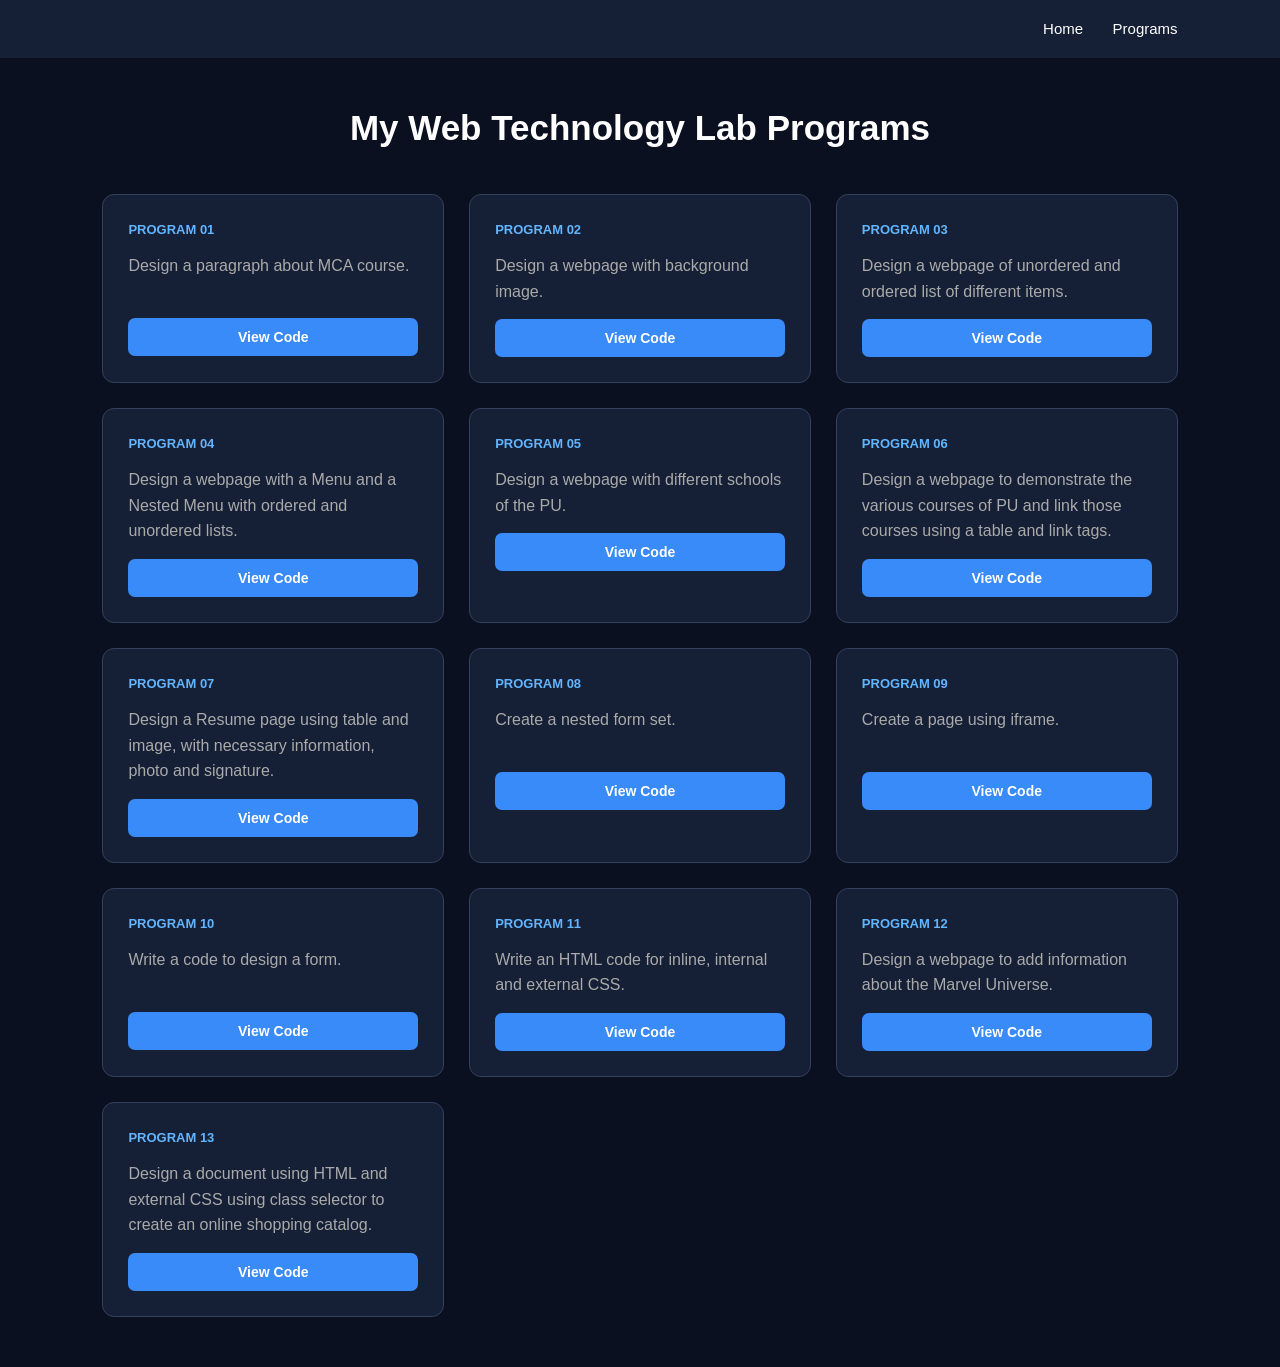
<file: programs.html>
<!DOCTYPE html>
<html lang="en">

<head>
    <meta charset="UTF-8">
    <meta name="viewport" content="width=device-width, initial-scale=1.0">

    <title>My Programs</title>

    <link rel="stylesheet" href="style.css">
</head>

<body>

    <nav class="navbar">

        <div>
            <a href="index.html">Home</a>
            <a href="programs.html">Programs</a>
        </div>

    </nav>

    <section class="programs-section">

        <h1>My Web Technology Lab Programs</h1>
        <br><br>
        <div class="program-container">

            <div class="program-card">
                <span class="program-number">PROGRAM 01</span>
                <p>Design a paragraph about MCA course.</p>

                <button class="view-code"
                onclick="openImages('images/01.jpeg','images/01(1).jpeg')">
                    View Code
                </button>
            </div>

            <div class="program-card">
                <span class="program-number">PROGRAM 02</span>
                <p>Design a webpage with background image.</p>

                <button class="view-code"
                onclick="openImages('images/02.jpeg','images/02(1).jpeg')">
                    View Code
                </button>
            </div>

            <div class="program-card">
                <span class="program-number">PROGRAM 03</span>
                <p>Design a webpage of unordered and ordered list of different items.</p>

                <button class="view-code"
                onclick="openImages('images/03.jpeg','images/03(1).jpeg')">
                    View Code
                </button>
            </div>

            <div class="program-card">
                <span class="program-number">PROGRAM 04</span>
                <p>Design a webpage with a Menu and a Nested Menu with ordered and unordered lists.</p>

                <button class="view-code"
                onclick="openImages('images/04.jpeg','images/04(1).jpeg')">
                    View Code
                </button>
            </div>

            <div class="program-card">
                <span class="program-number">PROGRAM 05</span>
                <p>Design a webpage with different schools of the PU.</p>

                <button class="view-code"
                onclick="openImages('images/05.jpeg','images/05(1).jpeg')">
                    View Code
                </button>
            </div>

            <div class="program-card">
                <span class="program-number">PROGRAM 06</span>
                <p>Design a webpage to demonstrate the various courses of PU and link those courses using a table and link tags.</p>

                <button class="view-code"
                onclick="openImages('images/06.jpeg','images/06(1).jpeg','images/06(2).jpeg')">
                    View Code
                </button>
            </div>

            <div class="program-card">
                <span class="program-number">PROGRAM 07</span>
                <p>Design a Resume page using table and image, with necessary information, photo and signature.</p>

                <button class="view-code"
                onclick="openImages('images/07.jpeg','images/07(1).jpeg','images/07(2).jpeg')">
                    View Code
                </button>
            </div>

            <div class="program-card">
                <span class="program-number">PROGRAM 08</span>
                <p>Create a nested form set.</p>

                <button class="view-code"
                onclick="openImages('images/08.jpeg')">
                    View Code
                </button>
            </div>

            <div class="program-card">
                <span class="program-number">PROGRAM 09</span>
                <p>Create a page using iframe.</p>

                <button class="view-code"
                onclick="openImages('images/09.jpeg')">
                    View Code
                </button>
            </div>

            <div class="program-card">
                <span class="program-number">PROGRAM 10</span>
                <p>Write a code to design a form.</p>

                <button class="view-code"
                onclick="openImages('images/10.jpeg','images/10(1).jpeg','images/10(2).jpeg')">
                    View Code
                </button>
            </div>

            <div class="program-card">
                <span class="program-number">PROGRAM 11</span>
                <p>Write an HTML code for inline, internal and external CSS.</p>

                <button class="view-code"
                onclick="openImages('images/11.jpeg','images/11(1).jpeg')">
                    View Code
                </button>
            </div>

            <div class="program-card">
                <span class="program-number">PROGRAM 12</span>
                <p>Design a webpage to add information about the Marvel Universe.</p>

                <button class="view-code"
                onclick="openImages('images/12.jpeg','images/12(1).jpeg')">
                    View Code
                </button>
            </div>

            <div class="program-card">
                <span class="program-number">PROGRAM 13</span>
                <p>Design a document using HTML and external CSS using class selector to create an online shopping catalog.</p>

                <button class="view-code"
                onclick="openImages('images/13.jpeg','images/13(1).jpeg','images/13(2).jpeg','images/13(3).jpeg')">
                    View Code
                </button>
            </div>

        </div>

    </section>

    <div id="imageViewer" class="image-viewer"
         onclick="closeImages()">

        <span class="close-button"
              onclick="closeImages()">
            &times;
        </span>

        <div id="fullImages" class="full-images"
             onclick="event.stopPropagation()">
        </div>

    </div>

    <script>

        function openImages(...images) {

            let viewer = document.getElementById("imageViewer");

            let fullImages = document.getElementById("fullImages");

            fullImages.innerHTML = "";

            images.forEach(function(image) {

                let img = document.createElement("img");

                img.src = image;

                img.alt = "Program screenshot";

                fullImages.appendChild(img);

            });

            viewer.style.display = "flex";

        }


        function closeImages() {

            document.getElementById("imageViewer").style.display = "none";

        }


        document.addEventListener("keydown", function(event) {

            if (event.key === "Escape") {
                closeImages();
            }

        });

    </script>

</body>
</html>
</file>
<file: style.css>
* {
    margin: 0;
    padding: 0;
    box-sizing: border-box;
}

body {
    font-family: Arial, sans-serif;
    background: #0b1020;
    color: white;
}

.navbar {
    width: 100%;
    padding: 20px 8%;
    display: flex;
    justify-content: flex-end;
    align-items: center;
    background: #151f35;
}

.navbar a {
    color: white;
    text-decoration: none;
    margin-left: 25px;
    font-size: 15px;
}

.navbar a:hover {
    color: #62b5ff;
}

.home {
    min-height: 85vh;
    padding: 60px 8%;
    display: flex;
    justify-content: space-between;
    align-items: center;
    gap: 50px;
}

.home-content {
    max-width: 550px;
}

.tag {
    color: #62b5ff;
    font-size: 13px;
    letter-spacing: 2px;
}

.home h1 {
    font-size: 48px;
    margin: 20px 0;
}

.home h1 span {
    color: #62b5ff;
}

.home-content p {
    color: #b8c1d1;
    line-height: 1.7;
    margin-bottom: 15px;
}

.student-info {
    margin: 25px 0;
}

.student-info p {
    margin-bottom: 8px;
}

.main-button {
    display: inline-block;
    background: #398bfa;
    color: white;
    padding: 13px 25px;
    text-decoration: none;
    border-radius: 7px;
    margin-top: 10px;
}

.main-button:hover {
    background: #62b5ff;
}

.home-image {
    width: 45%;
    max-width: 500px;
}

.home-image img {
    width: 100%;
    height: 380px;
    object-fit: cover;
    border-radius: 20px;
    border: 3px solid #398bfa;
    box-shadow: 0 0 30px rgba(57, 139, 250, 0.25);
}

.programs-section {
    padding: 50px 8%;
    text-align: center;
}

.programs-section h1 {
    font-size: 35px;
    margin-bottom: 10px;
}

.subtitle {
    color: #aaa;
    margin-bottom: 35px;
}

.program-container {
    display: grid;
    grid-template-columns: repeat(3, 1fr);
    gap: 25px;
}

.program-card {
    background: #151f35;
    padding: 25px;
    border-radius: 12px;
    text-align: left;
    border: 1px solid #34415c;
    transition: 0.3s;
}

.program-card:hover {
    transform: translateY(-5px);
    border-color: #398bfa;
}

.program-number {
    color: #62b5ff;
    font-size: 13px;
    font-weight: bold;
}

.program-card p {
    color: #aaa;
    line-height: 1.6;
    min-height: 50px;
    margin-top: 15px;
}

.view-code {
    width: 100%;
    padding: 11px;
    margin-top: 15px;
    background: #398bfa;
    color: white;
    border: none;
    border-radius: 7px;
    font-size: 14px;
    font-weight: bold;
    cursor: pointer;
}

.view-code:hover {
    background: #62b5ff;
}

.image-viewer {
    display: none;
    position: fixed;
    top: 0;
    left: 0;
    width: 100%;
    height: 100%;
    background: rgba(0, 0, 0, 0.95);
    justify-content: center;
    align-items: center;
    z-index: 9999;
    padding: 30px;
}

.full-images {
    display: flex;
    justify-content: center;
    align-items: center;
    gap: 20px;
    width: 100%;
    height: 100%;
    overflow: auto;
}

.full-images img {
    max-width: 48%;
    max-height: 85vh;
    object-fit: contain;
    border-radius: 8px;
}

.close-button {
    position: absolute;
    top: 15px;
    right: 30px;
    color: white;
    font-size: 40px;
    cursor: pointer;
    z-index: 10000;
}

footer {
    text-align: center;
    padding: 20px;
    color: #aaa;
    background: #151f35;
    margin-top: 30px;
}

@media (max-width: 900px) {

    .home {
        flex-direction: column;
        align-items: flex-start;
    }

    .home-image {
        width: 100%;
        max-width: 100%;
    }

    .program-container {
        grid-template-columns: repeat(2, 1fr);
    }

}

@media (max-width: 550px) {

    .navbar {
        justify-content: center;
    }

    .navbar a {
        margin: 0 10px;
    }

    .home h1 {
        font-size: 35px;
    }

    .home-image img {
        height: 280px;
    }

    .program-container {
        grid-template-columns: 1fr;
    }

    .full-images {
        flex-direction: column;
    }

    .full-images img {
        max-width: 95%;
        max-height: 42vh;
    }

}
</file>
